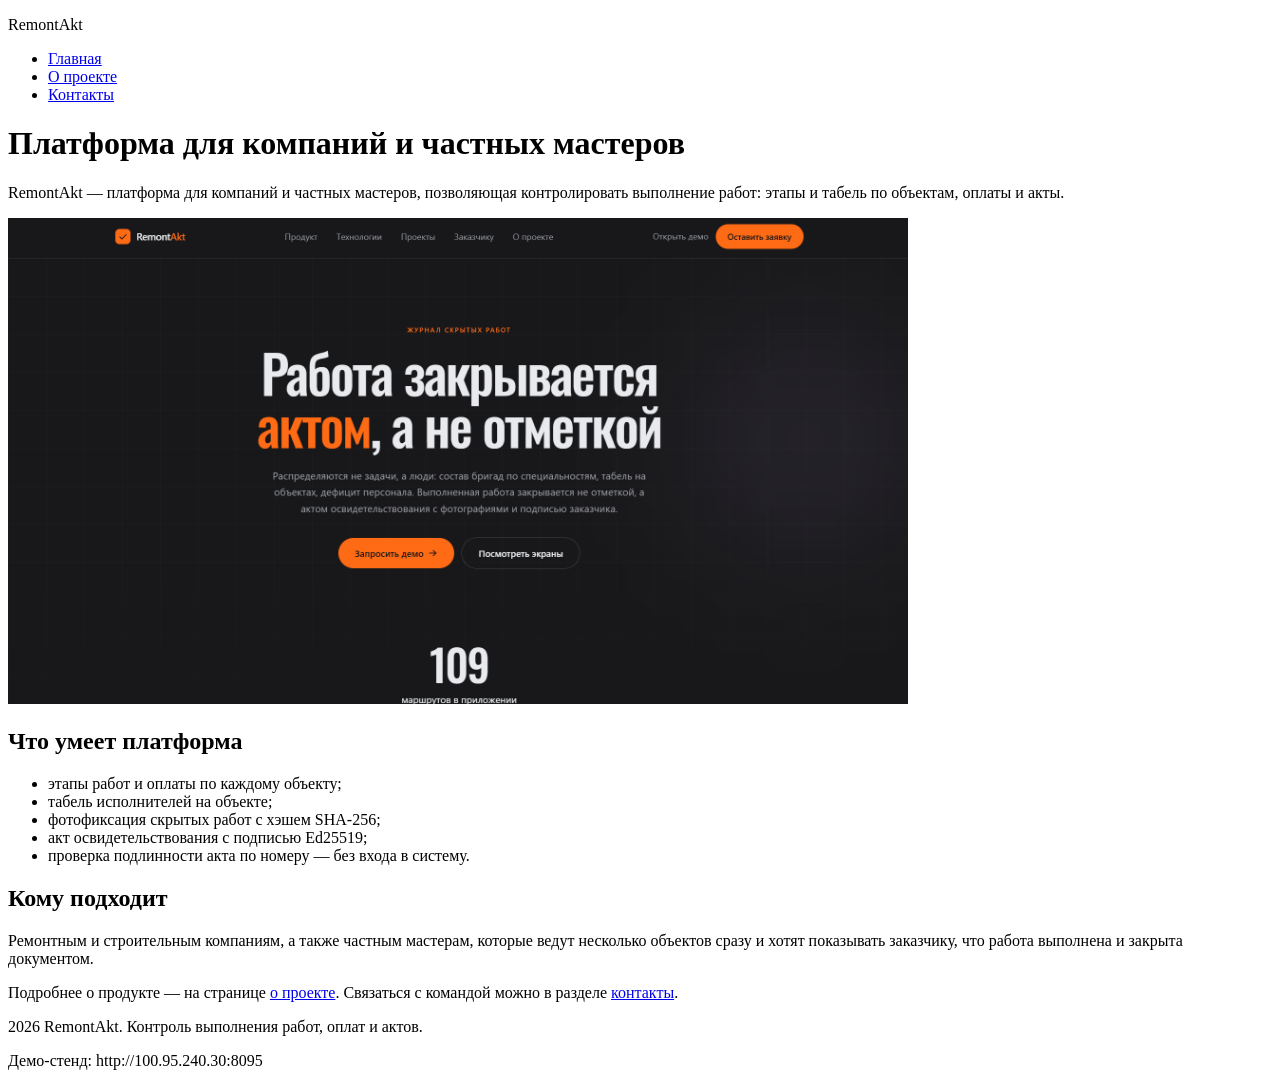
<file: index.html>
<!DOCTYPE html>
<html lang="ru">
<head>
  <meta charset="utf-8">
  <meta name="viewport" content="width=device-width, initial-scale=1">
  <title>RemontAkt — контроль выполнения работ и оплат по актам</title>
  <meta name="description" content="RemontAkt — инструмент для контроля выполнения работ, отслеживания оплат и актов. Подходит компаниям и частным мастерам.">
  <meta name="keywords" content="RemontAkt, ремонт, дизайн, скрытые работы, строительство, стройка">
  <meta property="og:type" content="website">
  <meta property="og:title" content="RemontAkt — контроль выполнения работ и оплат">
  <meta property="og:description" content="Инструмент для контроля выполнения работ, отслеживания оплат и актов.">
  <meta property="og:image" content="images/hero.png">
</head>
<body>
  <header>
    <p>RemontAkt</p>
    <nav>
      <ul>
        <li><a href="index.html">Главная</a></li>
        <li><a href="about.html">О проекте</a></li>
        <li><a href="contacts.html">Контакты</a></li>
      </ul>
    </nav>
  </header>

  <main>
    <h1>Платформа для компаний и частных мастеров</h1>
    <p>RemontAkt — платформа для компаний и частных мастеров, позволяющая контролировать выполнение работ: этапы и табель по объектам, оплаты и акты.</p>

    <img src="images/hero.png" alt="Первый экран сайта RemontAkt: «Работа закрывается актом, а не отметкой»" width="900" height="486">

    <section>
      <h2>Что умеет платформа</h2>
      <ul>
        <li>этапы работ и оплаты по каждому объекту;</li>
        <li>табель исполнителей на объекте;</li>
        <li>фотофиксация скрытых работ с хэшем SHA-256;</li>
        <li>акт освидетельствования с подписью Ed25519;</li>
        <li>проверка подлинности акта по номеру — без входа в систему.</li>
      </ul>
    </section>

    <section>
      <h2>Кому подходит</h2>
      <p>Ремонтным и строительным компаниям, а также частным мастерам, которые ведут несколько объектов сразу и хотят показывать заказчику, что работа выполнена и закрыта документом.</p>
      <p>Подробнее о продукте — на странице <a href="about.html">о проекте</a>. Связаться с командой можно в разделе <a href="contacts.html">контакты</a>.</p>
    </section>
  </main>

  <footer>
    <p>2026 RemontAkt. Контроль выполнения работ, оплат и актов.</p>
    <p>Демо-стенд: http://100.95.240.30:8095</p>
  </footer>
</body>
</html>
</file>
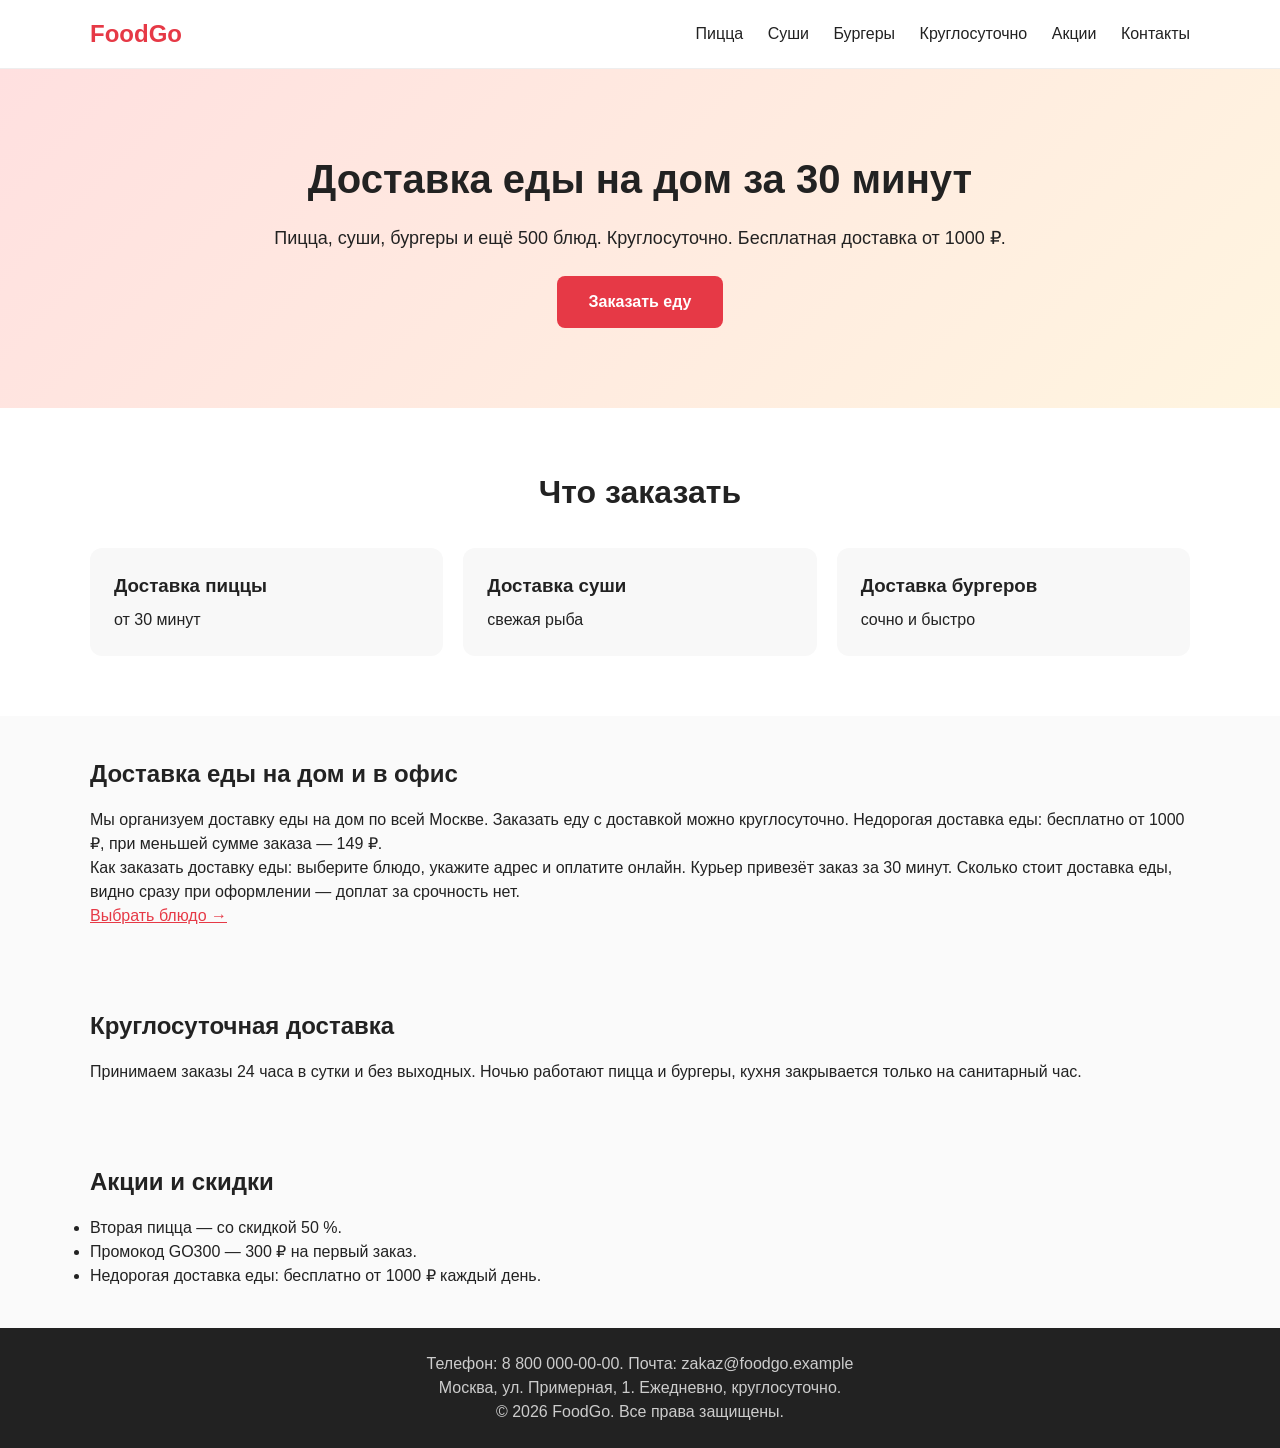
<file: foodgo/index.html>
<!DOCTYPE html>
<html lang="ru">
<head>
  <meta charset="utf-8">
  <meta name="viewport" content="width=device-width, initial-scale=1">
  <title>Доставка еды на дом за 30 минут — FoodGo</title>
  <meta name="description" content="Доставка еды на дом и в офис: пицца, суши, бургеры и ещё 500 блюд. Круглосуточно, бесплатная доставка от 1000 ₽.">
  <meta name="keywords" content="доставка еды, доставка еды на дом, заказать еду с доставкой, доставка пиццы, доставка суши, доставка бургеров, доставка еды круглосуточно">
  <link rel="stylesheet" href="css/style.css">
</head>
<body>
  <header class="header">
    <div class="container">
      <a class="logo" href="index.html">FoodGo</a>
      <nav class="nav">
        <a href="pizza/index.html">Пицца</a>
        <a href="sushi/index.html">Суши</a>
        <a href="burgers/index.html">Бургеры</a>
        <a href="#round-the-clock">Круглосуточно</a>
        <a href="#promo">Акции</a>
        <a href="#contacts">Контакты</a>
      </nav>
    </div>
  </header>

  <main>
    <section class="hero">
      <div class="container">
        <h1>Доставка еды на дом за 30 минут</h1>
        <p>Пицца, суши, бургеры и ещё 500 блюд. Круглосуточно. Бесплатная доставка от 1000 ₽.</p>
        <a class="btn" href="pizza/index.html">Заказать еду</a>
      </div>
    </section>

    <section class="categories">
      <div class="container">
        <h2>Что заказать</h2>
        <ul class="cat-list">
          <li>
            <a href="pizza/index.html">
              <h3>Доставка пиццы</h3>
              <p>от 30 минут</p>
            </a>
          </li>
          <li>
            <a href="sushi/index.html">
              <h3>Доставка суши</h3>
              <p>свежая рыба</p>
            </a>
          </li>
          <li>
            <a href="burgers/index.html">
              <h3>Доставка бургеров</h3>
              <p>сочно и быстро</p>
            </a>
          </li>
        </ul>
      </div>
    </section>

    <section class="seo-text">
      <div class="container">
        <h2>Доставка еды на дом и в офис</h2>
        <p>Мы организуем доставку еды на дом по всей Москве. Заказать еду с доставкой можно круглосуточно. Недорогая доставка еды: бесплатно от 1000 ₽, при меньшей сумме заказа — 149 ₽.</p>
        <p>Как заказать доставку еды: выберите блюдо, укажите адрес и оплатите онлайн. Курьер привезёт заказ за 30 минут. Сколько стоит доставка еды, видно сразу при оформлении — доплат за срочность нет.</p>
        <p><a href="pizza/index.html">Выбрать блюдо →</a></p>
      </div>
    </section>

    <section class="seo-text" id="round-the-clock">
      <div class="container">
        <h2>Круглосуточная доставка</h2>
        <p>Принимаем заказы 24 часа в сутки и без выходных. Ночью работают пицца и бургеры, кухня закрывается только на санитарный час.</p>
      </div>
    </section>

    <section class="seo-text" id="promo">
      <div class="container">
        <h2>Акции и скидки</h2>
        <ul>
          <li>Вторая пицца — со скидкой 50 %.</li>
          <li>Промокод GO300 — 300 ₽ на первый заказ.</li>
          <li>Недорогая доставка еды: бесплатно от 1000 ₽ каждый день.</li>
        </ul>
      </div>
    </section>
  </main>

  <footer class="footer" id="contacts">
    <div class="container">
      <p>Телефон: 8 800 000-00-00. Почта: zakaz@foodgo.example</p>
      <p>Москва, ул. Примерная, 1. Ежедневно, круглосуточно.</p>
      <p>© 2026 FoodGo. Все права защищены.</p>
    </div>
  </footer>
</body>
</html>
</file>
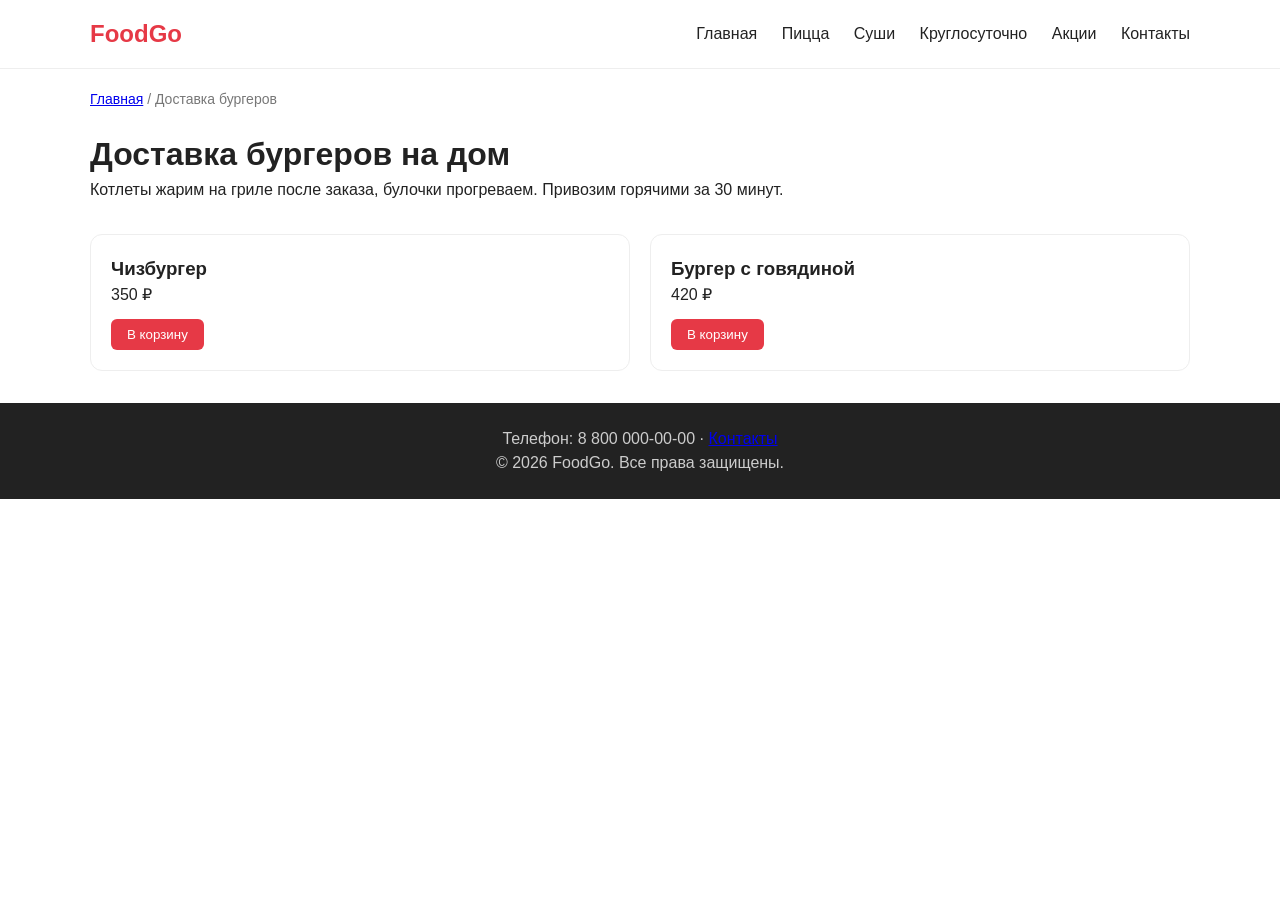
<file: foodgo/burgers/index.html>
<!DOCTYPE html>
<html lang="ru">
<head>
  <meta charset="utf-8">
  <meta name="viewport" content="width=device-width, initial-scale=1">
  <title>Доставка бургеров на дом — FoodGo</title>
  <meta name="description" content="Сочные бургеры с доставкой на дом: чизбургер и бургер с говядиной. Котлеты жарим на гриле, привозим за 30 минут по Москве.">
  <meta name="keywords" content="доставка бургеров, бургеры на дом, заказать бургеры, бургеры с доставкой">
  <link rel="stylesheet" href="../css/style.css">
</head>
<body>
  <header class="header">
    <div class="container">
      <a class="logo" href="../index.html">FoodGo</a>
      <nav class="nav">
        <a href="../index.html">Главная</a>
        <a href="../pizza/index.html">Пицца</a>
        <a href="../sushi/index.html">Суши</a>
        <a href="../index.html#round-the-clock">Круглосуточно</a>
        <a href="../index.html#promo">Акции</a>
        <a href="../index.html#contacts">Контакты</a>
      </nav>
    </div>
  </header>

  <main>
    <div class="container">
      <p class="breadcrumbs"><a href="../index.html">Главная</a> / Доставка бургеров</p>
      <h1>Доставка бургеров на дом</h1>
      <p>Котлеты жарим на гриле после заказа, булочки прогреваем. Привозим горячими за 30 минут.</p>
      <div class="products">
        <div class="product">
          <h3>Чизбургер</h3>
          <p>350 ₽</p>
          <button type="button">В корзину</button>
        </div>
        <div class="product">
          <h3>Бургер с говядиной</h3>
          <p>420 ₽</p>
          <button type="button">В корзину</button>
        </div>
      </div>
    </div>
  </main>

  <footer class="footer">
    <div class="container">
      <p>Телефон: 8 800 000-00-00 · <a href="../index.html#contacts">Контакты</a></p>
      <p>© 2026 FoodGo. Все права защищены.</p>
    </div>
  </footer>
</body>
</html>
</file>
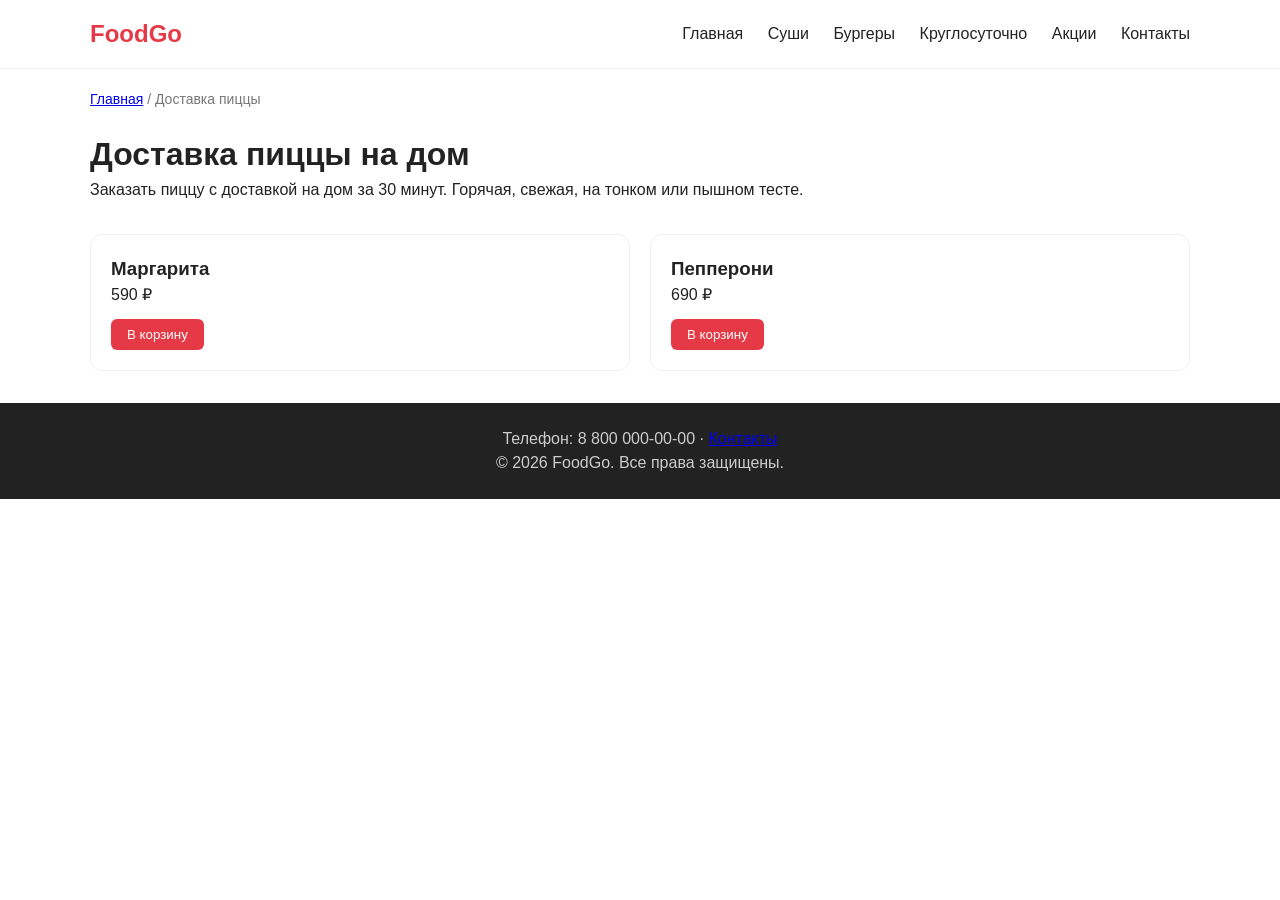
<file: foodgo/pizza/index.html>
<!DOCTYPE html>
<html lang="ru">
<head>
  <meta charset="utf-8">
  <meta name="viewport" content="width=device-width, initial-scale=1">
  <title>Доставка пиццы на дом за 30 минут — FoodGo</title>
  <meta name="description" content="Заказать пиццу с доставкой на дом: «Маргарита» и «Пепперони». Горячая пицца на тонком или пышном тесте, доставка по Москве за 30 минут.">
  <meta name="keywords" content="доставка пиццы, доставка пиццы на дом, заказать пиццу, пицца с доставкой">
  <link rel="stylesheet" href="../css/style.css">
</head>
<body>
  <header class="header">
    <div class="container">
      <a class="logo" href="../index.html">FoodGo</a>
      <nav class="nav">
        <a href="../index.html">Главная</a>
        <a href="../sushi/index.html">Суши</a>
        <a href="../burgers/index.html">Бургеры</a>
        <a href="../index.html#round-the-clock">Круглосуточно</a>
        <a href="../index.html#promo">Акции</a>
        <a href="../index.html#contacts">Контакты</a>
      </nav>
    </div>
  </header>

  <main>
    <div class="container">
      <p class="breadcrumbs"><a href="../index.html">Главная</a> / Доставка пиццы</p>
      <h1>Доставка пиццы на дом</h1>
      <p>Заказать пиццу с доставкой на дом за 30 минут. Горячая, свежая, на тонком или пышном тесте.</p>
      <div class="products">
        <div class="product">
          <h3>Маргарита</h3>
          <p>590 ₽</p>
          <button type="button">В корзину</button>
        </div>
        <div class="product">
          <h3>Пепперони</h3>
          <p>690 ₽</p>
          <button type="button">В корзину</button>
        </div>
      </div>
    </div>
  </main>

  <footer class="footer">
    <div class="container">
      <p>Телефон: 8 800 000-00-00 · <a href="../index.html#contacts">Контакты</a></p>
      <p>© 2026 FoodGo. Все права защищены.</p>
    </div>
  </footer>
</body>
</html>
</file>
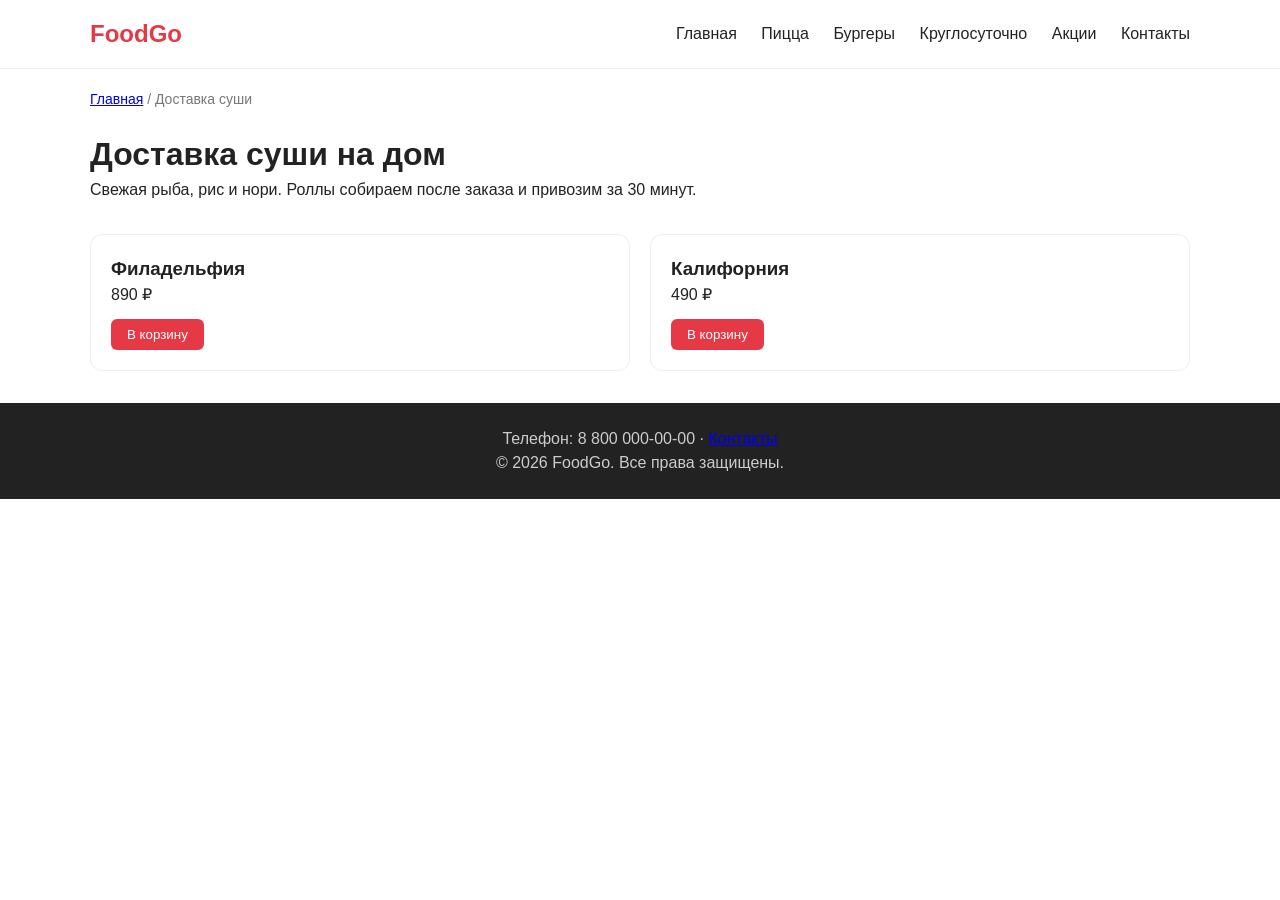
<file: foodgo/sushi/index.html>
<!DOCTYPE html>
<html lang="ru">
<head>
  <meta charset="utf-8">
  <meta name="viewport" content="width=device-width, initial-scale=1">
  <title>Доставка суши на дом — FoodGo</title>
  <meta name="description" content="Свежие суши и роллы с доставкой на дом: «Филадельфия» и «Калифорния». Готовим после заказа, привозим за 30 минут по Москве.">
  <meta name="keywords" content="доставка суши, доставка суши на дом, заказать суши, роллы с доставкой">
  <link rel="stylesheet" href="../css/style.css">
</head>
<body>
  <header class="header">
    <div class="container">
      <a class="logo" href="../index.html">FoodGo</a>
      <nav class="nav">
        <a href="../index.html">Главная</a>
        <a href="../pizza/index.html">Пицца</a>
        <a href="../burgers/index.html">Бургеры</a>
        <a href="../index.html#round-the-clock">Круглосуточно</a>
        <a href="../index.html#promo">Акции</a>
        <a href="../index.html#contacts">Контакты</a>
      </nav>
    </div>
  </header>

  <main>
    <div class="container">
      <p class="breadcrumbs"><a href="../index.html">Главная</a> / Доставка суши</p>
      <h1>Доставка суши на дом</h1>
      <p>Свежая рыба, рис и нори. Роллы собираем после заказа и привозим за 30 минут.</p>
      <div class="products">
        <div class="product">
          <h3>Филадельфия</h3>
          <p>890 ₽</p>
          <button type="button">В корзину</button>
        </div>
        <div class="product">
          <h3>Калифорния</h3>
          <p>490 ₽</p>
          <button type="button">В корзину</button>
        </div>
      </div>
    </div>
  </main>

  <footer class="footer">
    <div class="container">
      <p>Телефон: 8 800 000-00-00 · <a href="../index.html#contacts">Контакты</a></p>
      <p>© 2026 FoodGo. Все права защищены.</p>
    </div>
  </footer>
</body>
</html>
</file>
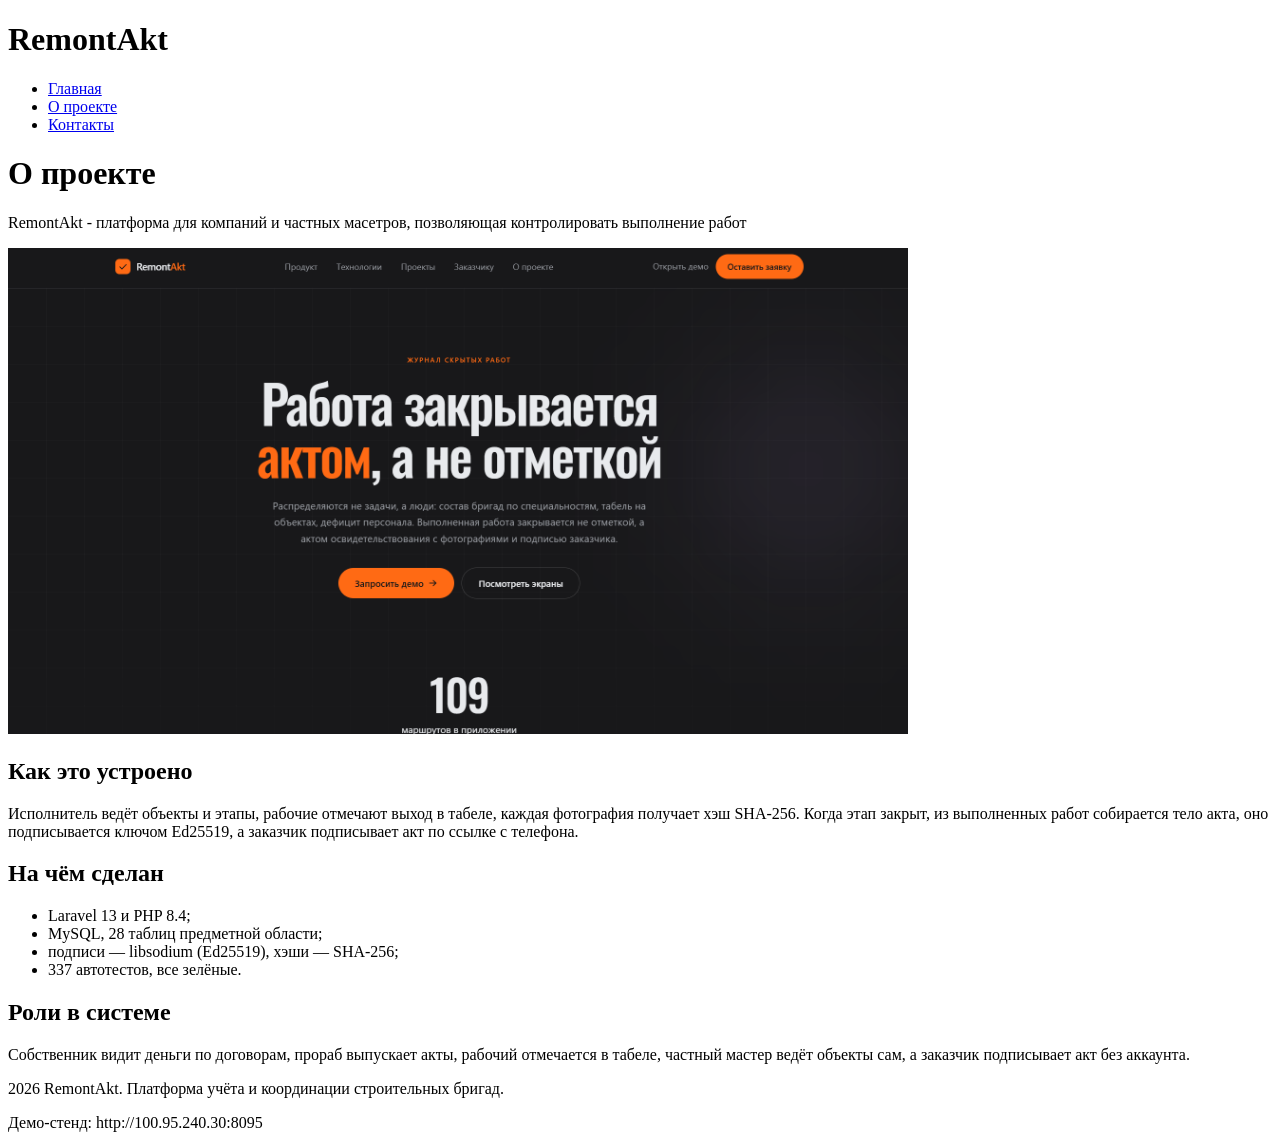
<file: about.html>
<!DOCTYPE html>
<html lang="ru">
<head>
  <meta charset="utf-8">
  <meta name="viewport" content="width=device-width, initial-scale=1">
  <title>О проекте — RemontAkt</title>
  <meta name="description" content="Как устроен RemontAkt: инструмент для контроля выполнения работ, отслеживания оплат и актов.">
  <meta name="keywords" content="RemontAkt, Ремонт, Дизайн, скрытые работы, строительство, стройка, ">
  <meta property="og:type" content="website">
  <meta property="og:title" content="Визитка - RemontAkt">
  <meta property="og:description" content="Зачем нужен RemontAkt, как он устроен и на чём сделан.">
  <meta property="og:image" content="images/hero.png">
</head>
<body>
  <header>
    <h1>RemontAkt</h1>
    <nav>
      <ul>
        <li><a href="index.html">Главная</a></li>
        <li><a href="about.html">О проекте</a></li>
        <li><a href="contacts.html">Контакты</a></li>
      </ul>
    </nav>
  </header>

  <main>
    <h1>О проекте</h1> <!-- второй h1 -->
    <p>RemontAkt - платформа для компаний и частных масетров, позволяющая контролировать выполнение работ</p>

    <img src="images/hero.png" alt="" width="900" height="486">
                                <!-- пустой alt -->

    <section>
      <h2>Как это устроено</h2>
      <p>Исполнитель ведёт объекты и этапы, рабочие отмечают выход в табеле, каждая фотография получает хэш SHA-256. Когда этап закрыт, из выполненных работ собирается тело акта, оно подписывается ключом Ed25519, а заказчик подписывает акт по ссылке с телефона.</p>
    </section>

    <section>
      <h2>На чём сделан</h2>
      <ul>
        <li>Laravel 13 и PHP 8.4;</li>
        <li>MySQL, 28 таблиц предметной области;</li>
        <li>подписи — libsodium (Ed25519), хэши — SHA-256;</li>
        <li>337 автотестов, все зелёные.</li>
      </ul>
    </section>

    <section>
      <h2>Роли в системе</h2>
      <p>Собственник видит деньги по договорам, прораб выпускает акты, рабочий отмечается в табеле, частный мастер ведёт объекты сам, а заказчик подписывает акт без аккаунта.</p>
    </section>
  </main>

  <footer>
    <p>2026 RemontAkt. Платформа учёта и координации строительных бригад.</p>
    <p>Демо-стенд: http://100.95.240.30:8095</p>
  </footer>
</body>
</html>
</file>
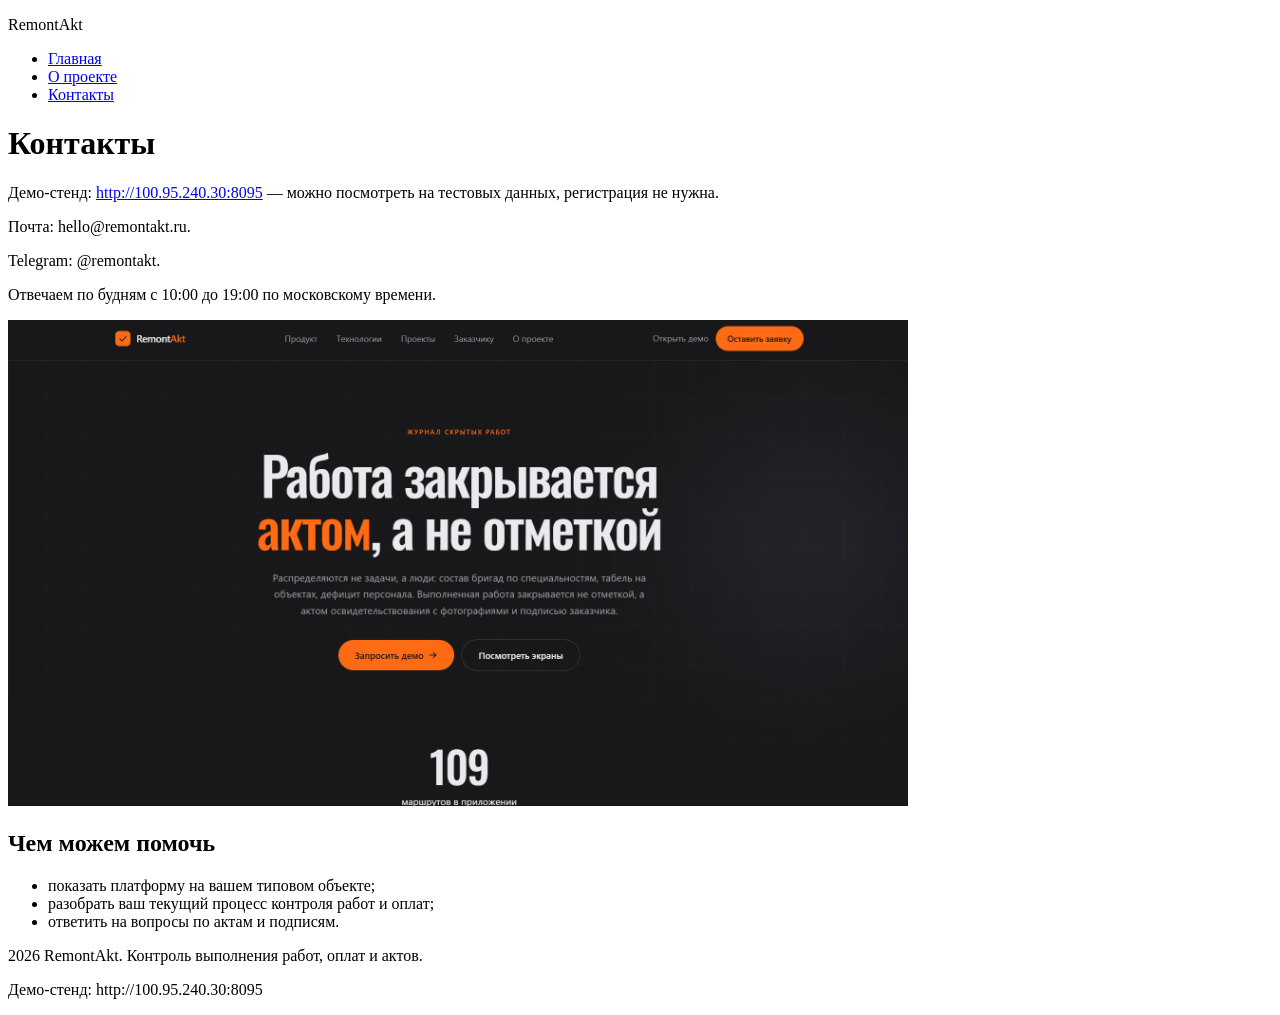
<file: contacts.html>
<!DOCTYPE html>
<html lang="ru">
<head>
  <meta charset="utf-8">
  <meta name="viewport" content="width=device-width, initial-scale=1">
  <title>Контакты RemontAkt — демо-стенд, поддержка, вопросы по контролю выполнения работ, оплатам и актам, почта, Telegram и телефон для связи</title> <!-- длинный title -->
  <meta name="keywords" content="RemontAkt, ремонт, дизайн, контакты, поддержка, демо-стенд">
  <!-- нет description -->
  <meta property="og:type" content="website">
  <meta property="og:title" content="Контакты RemontAkt - контроль выполнения работ">
  <meta property="og:image" content="images/hero.png">
</head>
<body>
  <header>
    <p>RemontAkt</p>
    <nav>
      <ul>
        <li><a href="index.html">Главная</a></li>
        <li><a href="about.html">О проекте</a></li>
        <li><a href="contacts.html">Контакты</a></li>
      </ul>
    </nav>
  </header>

  <main>
    <h1>Контакты</h1>
    <p>Демо-стенд: <a href="http://100.95.240.30:8095">http://100.95.240.30:8095</a> — можно посмотреть на тестовых данных, регистрация не нужна.</p>
    <p>Почта: hello@remontakt.ru.</p>
    <p>Telegram: @remontakt.</p>
    <p>Отвечаем по будням с 10:00 до 19:00 по московскому времени.</p>

    <img src="images/hero.png" alt="Первый экран сайта RemontAkt: «Работа закрывается актом, а не отметкой»" width="900" height="486">

    <section>
      <h2>Чем можем помочь</h2>
      <ul>
        <li>показать платформу на вашем типовом объекте;</li>
        <li>разобрать ваш текущий процесс контроля работ и оплат;</li>
        <li>ответить на вопросы по актам и подписям.</li>
      </ul>
    </section>
  </main>

  <footer>
    <p>2026 RemontAkt. Контроль выполнения работ, оплат и актов.</p>
    <p>Демо-стенд: http://100.95.240.30:8095</p>
  </footer>
</body>
</html>
</file>
<file: foodgo/css/style.css>
* { box-sizing: border-box; margin: 0; padding: 0; }
body {
  font-family: -apple-system, "Segoe UI", Roboto, Arial, sans-serif;
  color: #222;
  line-height: 1.5;
}
.container { max-width: 1140px; margin: 0 auto; padding: 0 20px; }
.header {
  background: #fff;
  border-bottom: 1px solid #eee;
  padding: 16px 0;
  position: sticky; top: 0; z-index: 10;
}
.header .container {
  display: flex; justify-content: space-between; align-items: center;
}
.logo { font-size: 24px; font-weight: 700; color: #e63946; text-decoration: none; }
.nav a { margin-left: 20px; text-decoration: none; color: #222; }
.nav a:hover { color: #e63946; }
.hero {
  background: linear-gradient(135deg, #ffe0e0, #fff5e0);
  padding: 80px 0; text-align: center;
}
.hero h1 { font-size: 40px; margin-bottom: 16px; }
.hero p { font-size: 18px; margin-bottom: 24px; }
.btn {
  display: inline-block;
  background: #e63946; color: #fff;
  padding: 14px 32px; border-radius: 8px;
  text-decoration: none; font-weight: 600;
}
.btn:hover { background: #c1272d; }
.categories { padding: 60px 0; }
.categories h2 { text-align: center; margin-bottom: 32px; font-size: 32px; }
.cat-list {
  display: grid;
  grid-template-columns: repeat(auto-fit, minmax(240px, 1fr));
  gap: 20px; list-style: none;
}
.cat-list a {
  display: block; padding: 24px; border-radius: 12px;
  background: #f8f8f8; text-decoration: none; color: #222;
  transition: transform .2s;
}
.cat-list a:hover { transform: translateY(-4px); }
.cat-list h3 { margin-bottom: 8px; }
.seo-text { padding: 40px 0; background: #fafafa; }
.seo-text h2 { margin-bottom: 16px; }
.seo-text a { color: #e63946; }
.products {
  display: grid;
  grid-template-columns: repeat(auto-fit, minmax(220px, 1fr));
  gap: 20px; margin: 32px 0;
}
.product { padding: 20px; border: 1px solid #eee; border-radius: 12px; }
.product button {
  margin-top: 12px; padding: 8px 16px;
  background: #e63946; color: #fff; border: none;
  border-radius: 6px; cursor: pointer;
}
.breadcrumbs { margin: 20px 0; color: #777; font-size: 14px; }
.footer { padding: 24px 0; background: #222; color: #ccc; text-align: center; }
@media (max-width: 768px) {
  .hero h1 { font-size: 28px; }
  .nav a { margin-left: 12px; font-size: 14px; }
}
</file>
